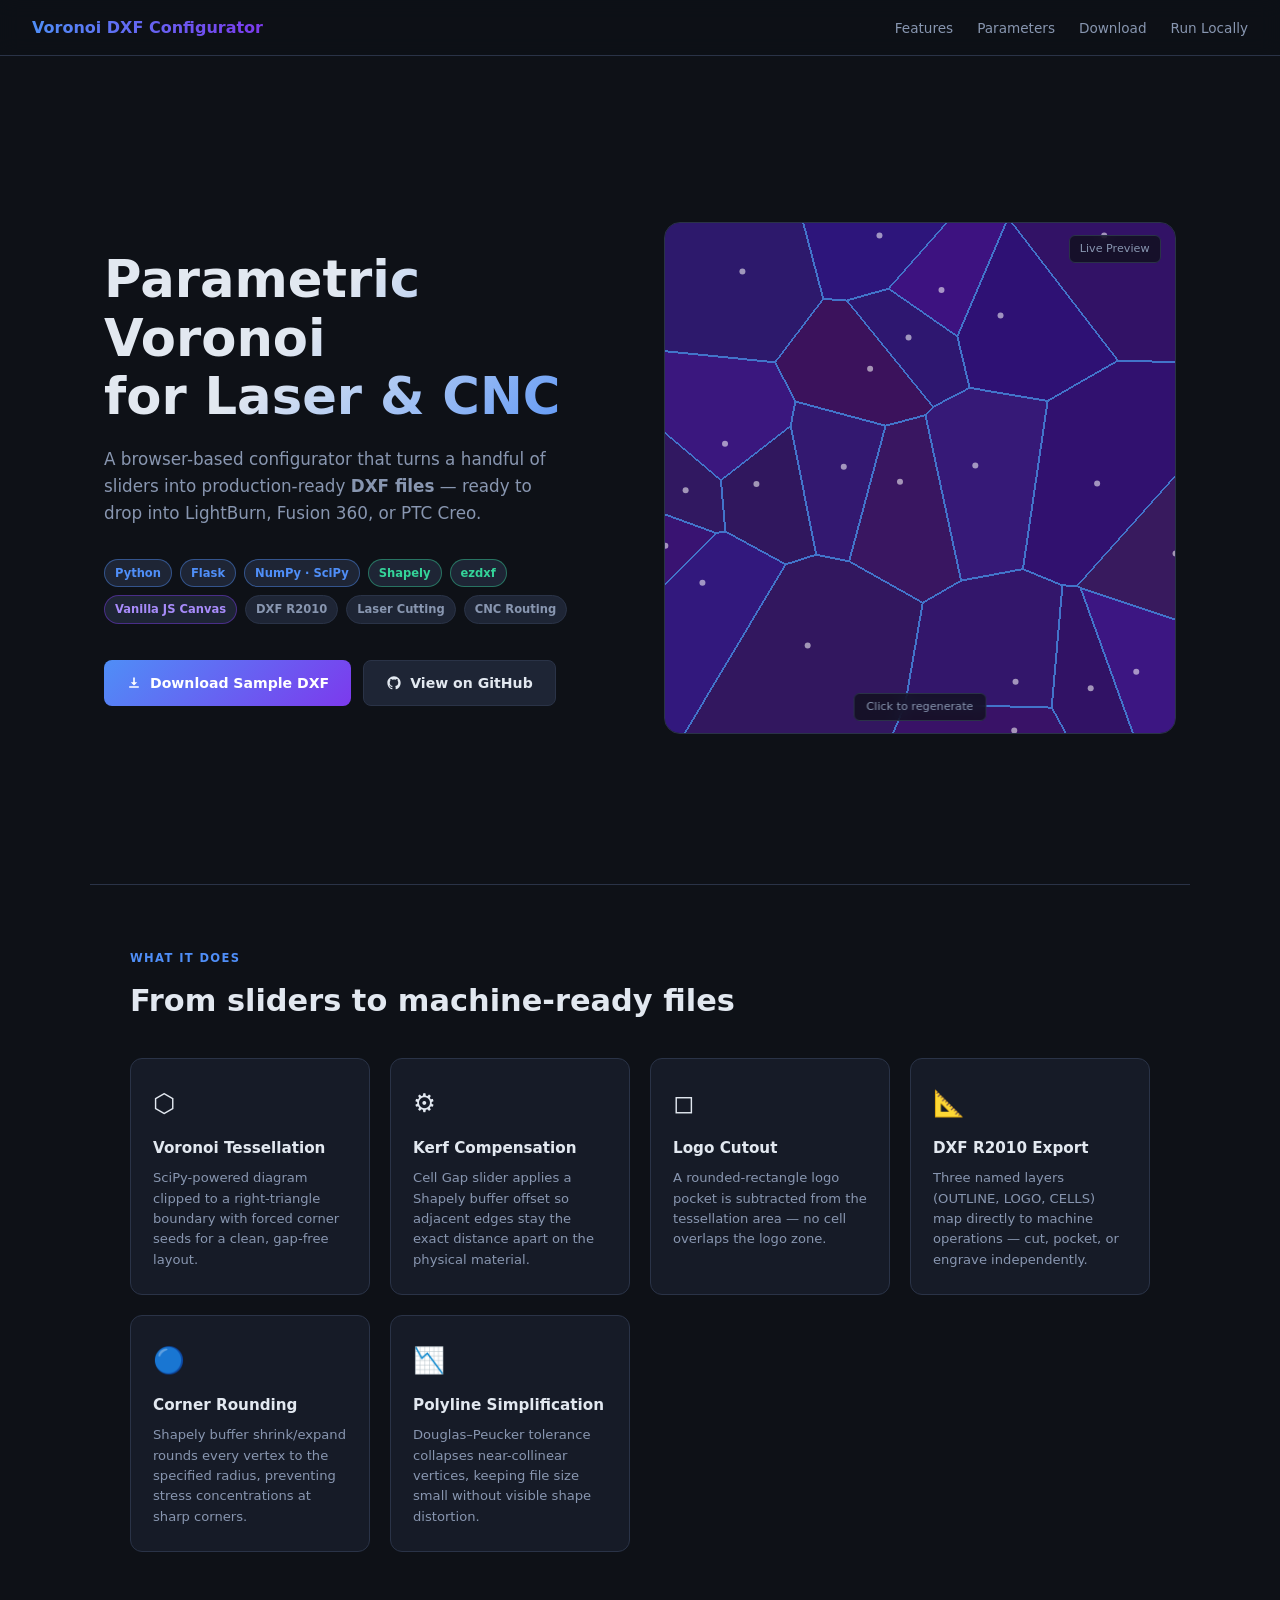
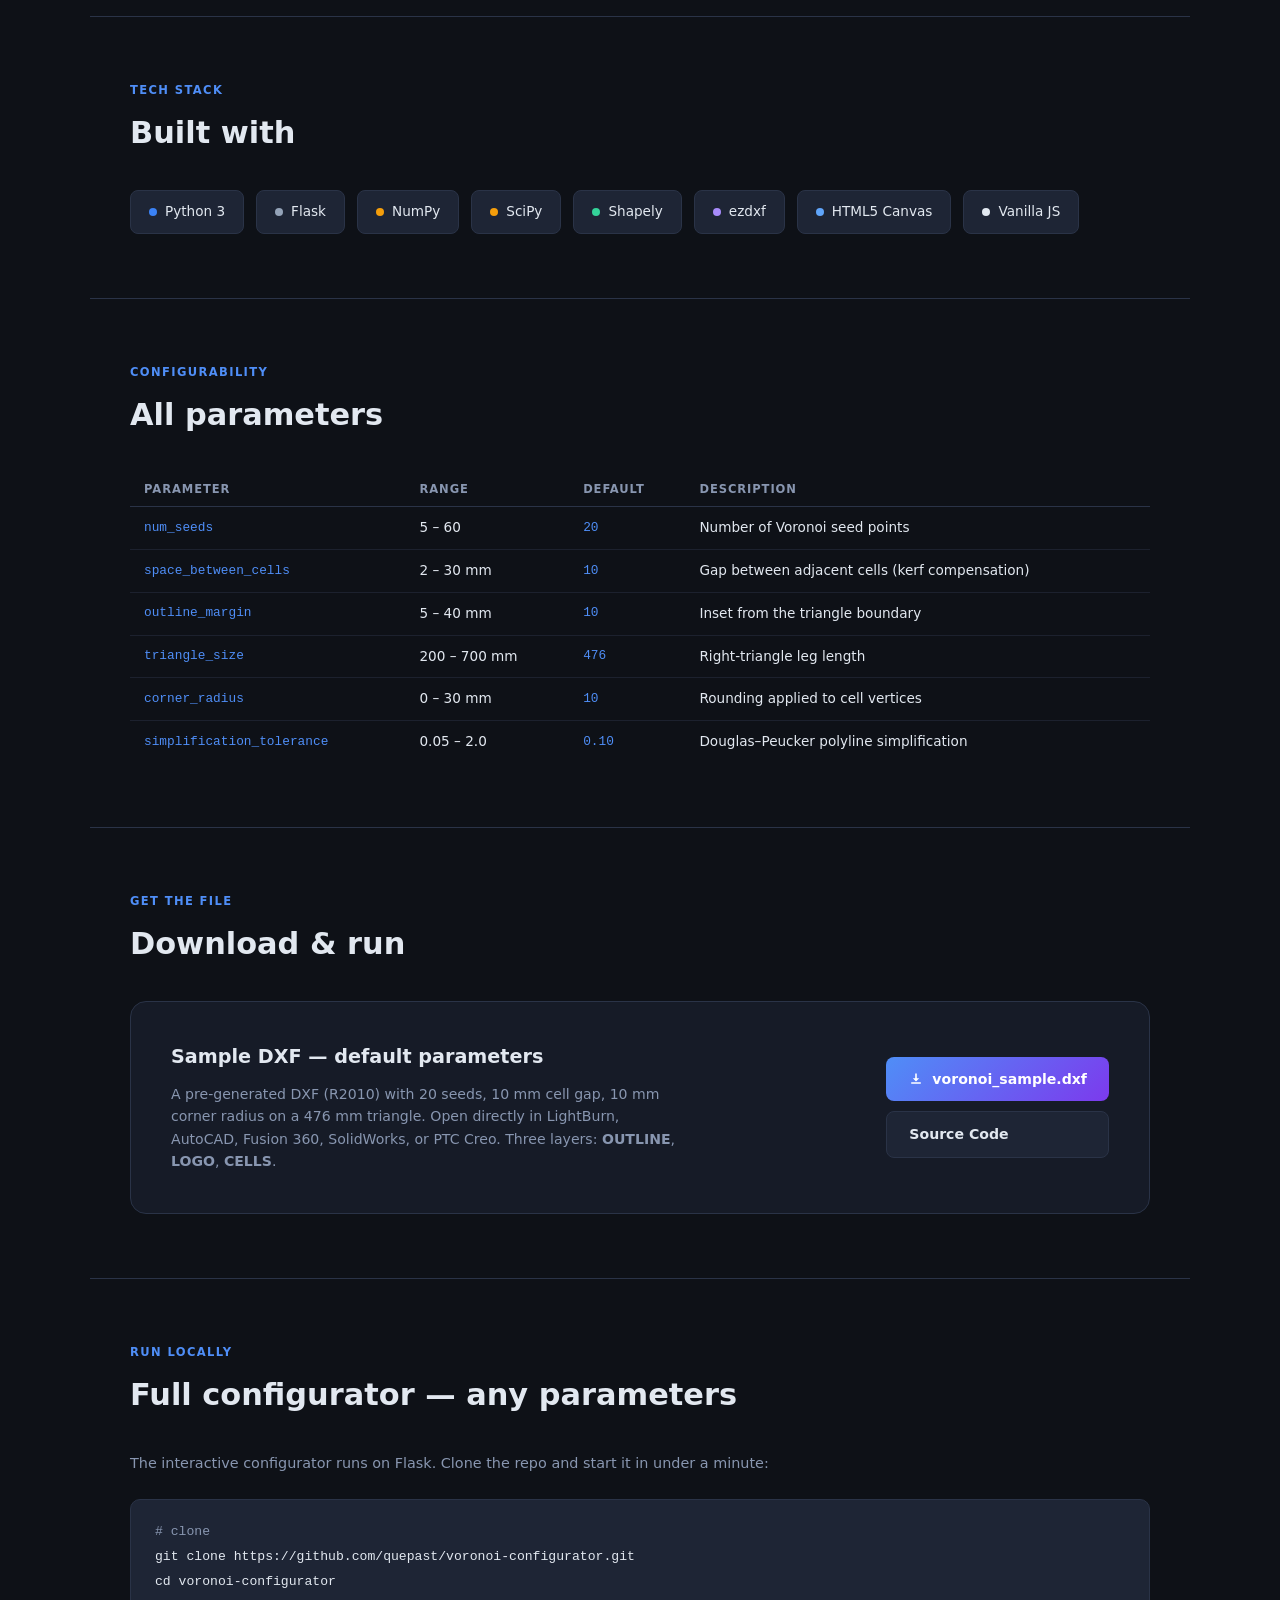
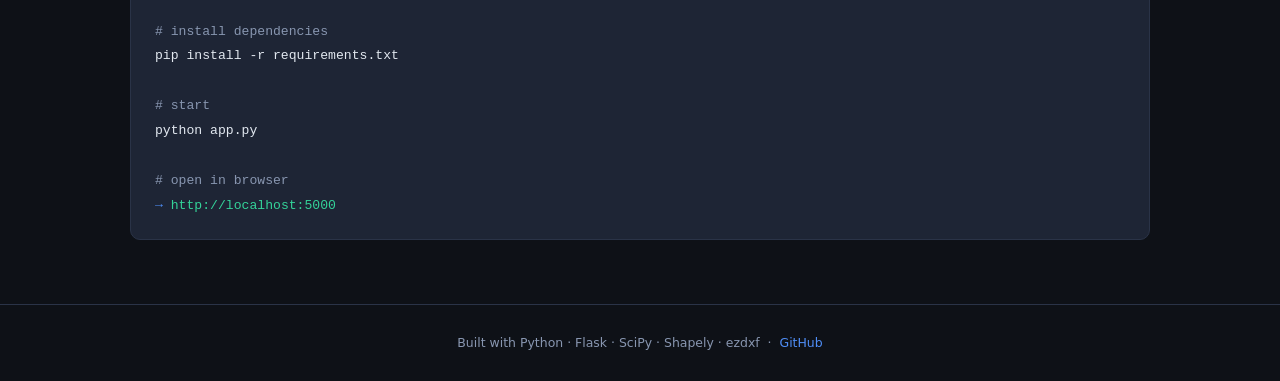
<file: docs/index.html>
<!DOCTYPE html>
<html lang="en">
<head>
  <meta charset="UTF-8" />
  <meta name="viewport" content="width=device-width, initial-scale=1.0" />
  <title>Voronoi DXF Configurator — Portfolio</title>
  <style>
    *, *::before, *::after { box-sizing: border-box; margin: 0; padding: 0; }

    :root {
      --bg:       #0e1117;
      --surface:  #161b27;
      --surface2: #1e2535;
      --border:   #2a3347;
      --accent:   #4f8ef7;
      --accent2:  #7c3aed;
      --text:     #e2e8f0;
      --muted:    #8896b0;
      --green:    #34d399;
      --cell:     #60a5fa;
    }

    html { scroll-behavior: smooth; }

    body {
      font-family: 'Segoe UI', system-ui, sans-serif;
      background: var(--bg);
      color: var(--text);
      line-height: 1.6;
    }

    /* ── Nav ── */
    nav {
      position: sticky;
      top: 0;
      z-index: 100;
      background: rgba(14,17,23,0.85);
      backdrop-filter: blur(10px);
      border-bottom: 1px solid var(--border);
      padding: 0 32px;
      display: flex;
      align-items: center;
      justify-content: space-between;
      height: 56px;
    }

    .nav-brand {
      font-weight: 700;
      font-size: 1rem;
      background: linear-gradient(90deg, var(--accent), var(--accent2));
      -webkit-background-clip: text;
      -webkit-text-fill-color: transparent;
      background-clip: text;
    }

    .nav-links { display: flex; gap: 24px; list-style: none; }
    .nav-links a {
      color: var(--muted);
      text-decoration: none;
      font-size: 0.85rem;
      transition: color 0.15s;
    }
    .nav-links a:hover { color: var(--text); }

    /* ── Hero ── */
    .hero {
      min-height: 92vh;
      display: grid;
      grid-template-columns: 1fr 1fr;
      align-items: center;
      gap: 48px;
      padding: 64px 64px 48px;
      max-width: 1200px;
      margin: 0 auto;
    }

    .hero-text h1 {
      font-size: clamp(2rem, 4vw, 3.2rem);
      font-weight: 800;
      line-height: 1.15;
      margin-bottom: 20px;
      background: linear-gradient(135deg, var(--text) 40%, var(--accent));
      -webkit-background-clip: text;
      -webkit-text-fill-color: transparent;
      background-clip: text;
    }

    .hero-text p {
      color: var(--muted);
      font-size: 1.05rem;
      margin-bottom: 32px;
      max-width: 460px;
    }

    .badge-row {
      display: flex;
      flex-wrap: wrap;
      gap: 8px;
      margin-bottom: 36px;
    }

    .badge {
      font-size: 0.72rem;
      font-weight: 600;
      padding: 4px 10px;
      border-radius: 20px;
      border: 1px solid var(--border);
      color: var(--muted);
      background: var(--surface2);
    }
    .badge.blue  { border-color: rgba(79,142,247,.45); color: var(--accent); }
    .badge.green { border-color: rgba(52,211,153,.45); color: var(--green); }
    .badge.purple{ border-color: rgba(124,58,237,.45); color: #a78bfa; }

    .btn-row { display: flex; gap: 12px; flex-wrap: wrap; }

    .btn {
      display: inline-flex;
      align-items: center;
      gap: 8px;
      padding: 11px 22px;
      border-radius: 8px;
      font-size: 0.88rem;
      font-weight: 600;
      text-decoration: none;
      border: none;
      cursor: pointer;
      transition: opacity .18s, transform .1s;
    }
    .btn:hover { opacity: 0.85; }
    .btn:active { transform: scale(0.97); }
    .btn-primary {
      background: linear-gradient(135deg, var(--accent), var(--accent2));
      color: #fff;
    }
    .btn-secondary {
      background: var(--surface2);
      color: var(--text);
      border: 1px solid var(--border);
    }

    /* ── Live canvas ── */
    .canvas-card {
      background: var(--surface);
      border: 1px solid var(--border);
      border-radius: 16px;
      overflow: hidden;
      position: relative;
      aspect-ratio: 1 / 1;
    }

    #heroCanvas {
      width: 100%;
      height: 100%;
      display: block;
    }

    .canvas-badge {
      position: absolute;
      top: 12px;
      right: 14px;
      background: rgba(14,17,23,.75);
      backdrop-filter: blur(6px);
      border: 1px solid var(--border);
      border-radius: 6px;
      padding: 4px 10px;
      font-size: 0.7rem;
      color: var(--muted);
    }

    .canvas-hint {
      position: absolute;
      bottom: 12px;
      left: 50%;
      transform: translateX(-50%);
      background: rgba(14,17,23,.75);
      backdrop-filter: blur(6px);
      border: 1px solid var(--border);
      border-radius: 6px;
      padding: 4px 12px;
      font-size: 0.7rem;
      color: var(--muted);
      white-space: nowrap;
    }

    /* ── Sections ── */
    section {
      max-width: 1100px;
      margin: 0 auto;
      padding: 64px 40px;
    }

    .section-label {
      font-size: 0.72rem;
      font-weight: 700;
      text-transform: uppercase;
      letter-spacing: .12em;
      color: var(--accent);
      margin-bottom: 10px;
    }

    section h2 {
      font-size: clamp(1.4rem, 2.5vw, 1.9rem);
      font-weight: 700;
      margin-bottom: 32px;
    }

    /* ── Features grid ── */
    .features-grid {
      display: grid;
      grid-template-columns: repeat(auto-fit, minmax(240px, 1fr));
      gap: 20px;
    }

    .feature-card {
      background: var(--surface);
      border: 1px solid var(--border);
      border-radius: 12px;
      padding: 24px 22px;
      transition: border-color .2s;
    }
    .feature-card:hover { border-color: var(--accent); }

    .feature-icon {
      font-size: 1.6rem;
      margin-bottom: 12px;
    }

    .feature-card h3 {
      font-size: 0.95rem;
      font-weight: 600;
      margin-bottom: 8px;
    }

    .feature-card p {
      font-size: 0.82rem;
      color: var(--muted);
      line-height: 1.55;
    }

    /* ── Stack ── */
    .stack-grid {
      display: flex;
      flex-wrap: wrap;
      gap: 12px;
    }

    .stack-pill {
      background: var(--surface2);
      border: 1px solid var(--border);
      border-radius: 8px;
      padding: 10px 18px;
      font-size: 0.85rem;
      font-weight: 500;
      color: var(--text);
      display: flex;
      align-items: center;
      gap: 8px;
    }

    .stack-pill .dot {
      width: 8px;
      height: 8px;
      border-radius: 50%;
    }

    /* ── Params table ── */
    .params-table {
      width: 100%;
      border-collapse: collapse;
      font-size: 0.85rem;
    }
    .params-table th {
      text-align: left;
      color: var(--muted);
      font-size: 0.72rem;
      font-weight: 600;
      text-transform: uppercase;
      letter-spacing: .08em;
      padding: 8px 14px;
      border-bottom: 1px solid var(--border);
    }
    .params-table td {
      padding: 10px 14px;
      border-bottom: 1px solid rgba(42,51,71,.5);
    }
    .params-table tr:last-child td { border-bottom: none; }
    .params-table tr:hover td { background: var(--surface2); }
    .mono {
      font-family: 'Consolas', monospace;
      font-size: 0.8rem;
      color: var(--accent);
    }

    /* ── Download ── */
    .download-card {
      background: var(--surface);
      border: 1px solid var(--border);
      border-radius: 16px;
      padding: 40px;
      display: grid;
      grid-template-columns: 1fr auto;
      gap: 32px;
      align-items: center;
    }

    .download-card h3 {
      font-size: 1.2rem;
      font-weight: 700;
      margin-bottom: 10px;
    }

    .download-card p {
      color: var(--muted);
      font-size: 0.88rem;
      max-width: 520px;
    }

    .download-actions { display: flex; flex-direction: column; gap: 10px; }

    /* ── Install block ── */
    .code-block {
      background: var(--surface2);
      border: 1px solid var(--border);
      border-radius: 10px;
      padding: 20px 24px;
      font-family: 'Consolas', monospace;
      font-size: 0.82rem;
      color: var(--text);
      line-height: 1.9;
    }

    .code-block .c { color: var(--muted); }
    .code-block .k { color: var(--accent); }
    .code-block .s { color: var(--green); }

    /* ── Footer ── */
    footer {
      border-top: 1px solid var(--border);
      padding: 28px 40px;
      text-align: center;
      color: var(--muted);
      font-size: 0.78rem;
    }

    footer a { color: var(--accent); text-decoration: none; }

    /* ── Divider ── */
    .divider {
      height: 1px;
      background: var(--border);
      max-width: 1100px;
      margin: 0 auto;
    }

    /* ── Responsive ── */
    @media (max-width: 820px) {
      .hero {
        grid-template-columns: 1fr;
        padding: 40px 24px 32px;
        min-height: auto;
        gap: 32px;
      }
      section { padding: 48px 24px; }
      .download-card { grid-template-columns: 1fr; }
      nav { padding: 0 20px; }
      .nav-links { display: none; }
    }
  </style>
</head>
<body>

<!-- ── Nav ── -->
<nav>
  <span class="nav-brand">Voronoi DXF Configurator</span>
  <ul class="nav-links">
    <li><a href="#features">Features</a></li>
    <li><a href="#parameters">Parameters</a></li>
    <li><a href="#download">Download</a></li>
    <li><a href="#install">Run Locally</a></li>
  </ul>
</nav>

<!-- ── Hero ── -->
<div class="hero">
  <div class="hero-text">
    <h1>Parametric Voronoi<br/>for Laser &amp; CNC</h1>
    <p>
      A browser-based configurator that turns a handful of sliders into
      production-ready <strong>DXF files</strong> — ready to drop into
      LightBurn, Fusion 360, or PTC Creo.
    </p>

    <div class="badge-row">
      <span class="badge blue">Python</span>
      <span class="badge blue">Flask</span>
      <span class="badge blue">NumPy · SciPy</span>
      <span class="badge green">Shapely</span>
      <span class="badge green">ezdxf</span>
      <span class="badge purple">Vanilla JS Canvas</span>
      <span class="badge">DXF R2010</span>
      <span class="badge">Laser Cutting</span>
      <span class="badge">CNC Routing</span>
    </div>

    <div class="btn-row">
      <a href="voronoi_sample.dxf" download class="btn btn-primary">
        <svg width="16" height="16" viewBox="0 0 20 20" fill="currentColor">
          <path d="M10 13l-4-4h3V3h2v6h3l-4 4zm-6 3h12v-2H4v2z"/>
        </svg>
        Download Sample DXF
      </a>
      <a href="https://github.com/quepast/voronoi-configurator" class="btn btn-secondary">
        <svg width="16" height="16" viewBox="0 0 24 24" fill="currentColor">
          <path d="M12 2C6.477 2 2 6.477 2 12c0 4.418 2.865 8.166 6.839 9.489.5.092.682-.217.682-.482 0-.237-.009-.868-.013-1.703-2.782.605-3.369-1.342-3.369-1.342-.454-1.154-1.11-1.462-1.11-1.462-.908-.62.069-.608.069-.608 1.003.07 1.531 1.03 1.531 1.03.892 1.529 2.341 1.087 2.91.832.092-.647.35-1.088.636-1.338-2.22-.253-4.555-1.11-4.555-4.943 0-1.091.39-1.984 1.029-2.683-.103-.253-.446-1.27.098-2.647 0 0 .84-.269 2.75 1.025A9.578 9.578 0 0112 6.836c.85.004 1.705.114 2.504.336 1.909-1.294 2.747-1.025 2.747-1.025.546 1.377.203 2.394.1 2.647.64.699 1.028 1.592 1.028 2.683 0 3.842-2.339 4.687-4.566 4.934.359.309.678.919.678 1.852 0 1.336-.012 2.415-.012 2.741 0 .267.18.578.688.48C19.138 20.163 22 16.418 22 12c0-5.523-4.477-10-10-10z"/>
        </svg>
        View on GitHub
      </a>
    </div>
  </div>

  <!-- Live preview canvas -->
  <div class="canvas-card">
    <canvas id="heroCanvas"></canvas>
    <span class="canvas-badge">Live Preview</span>
    <span class="canvas-hint">Click to regenerate</span>
  </div>
</div>

<div class="divider"></div>

<!-- ── Features ── -->
<section id="features">
  <p class="section-label">What it does</p>
  <h2>From sliders to machine-ready files</h2>

  <div class="features-grid">
    <div class="feature-card">
      <div class="feature-icon">⬡</div>
      <h3>Voronoi Tessellation</h3>
      <p>SciPy-powered diagram clipped to a right-triangle boundary with forced corner seeds for a clean, gap-free layout.</p>
    </div>
    <div class="feature-card">
      <div class="feature-icon">⚙️</div>
      <h3>Kerf Compensation</h3>
      <p>Cell Gap slider applies a Shapely buffer offset so adjacent edges stay the exact distance apart on the physical material.</p>
    </div>
    <div class="feature-card">
      <div class="feature-icon">◻️</div>
      <h3>Logo Cutout</h3>
      <p>A rounded-rectangle logo pocket is subtracted from the tessellation area — no cell overlaps the logo zone.</p>
    </div>
    <div class="feature-card">
      <div class="feature-icon">📐</div>
      <h3>DXF R2010 Export</h3>
      <p>Three named layers (OUTLINE, LOGO, CELLS) map directly to machine operations — cut, pocket, or engrave independently.</p>
    </div>
    <div class="feature-card">
      <div class="feature-icon">🔵</div>
      <h3>Corner Rounding</h3>
      <p>Shapely buffer shrink/expand rounds every vertex to the specified radius, preventing stress concentrations at sharp corners.</p>
    </div>
    <div class="feature-card">
      <div class="feature-icon">📉</div>
      <h3>Polyline Simplification</h3>
      <p>Douglas–Peucker tolerance collapses near-collinear vertices, keeping file size small without visible shape distortion.</p>
    </div>
  </div>
</section>

<div class="divider"></div>

<!-- ── Stack ── -->
<section>
  <p class="section-label">Tech Stack</p>
  <h2>Built with</h2>
  <div class="stack-grid">
    <div class="stack-pill"><span class="dot" style="background:#3b82f6"></span>Python 3</div>
    <div class="stack-pill"><span class="dot" style="background:#94a3b8"></span>Flask</div>
    <div class="stack-pill"><span class="dot" style="background:#f59e0b"></span>NumPy</div>
    <div class="stack-pill"><span class="dot" style="background:#f59e0b"></span>SciPy</div>
    <div class="stack-pill"><span class="dot" style="background:#34d399"></span>Shapely</div>
    <div class="stack-pill"><span class="dot" style="background:#a78bfa"></span>ezdxf</div>
    <div class="stack-pill"><span class="dot" style="background:#60a5fa"></span>HTML5 Canvas</div>
    <div class="stack-pill"><span class="dot" style="background:#e2e8f0"></span>Vanilla JS</div>
  </div>
</section>

<div class="divider"></div>

<!-- ── Parameters ── -->
<section id="parameters">
  <p class="section-label">Configurability</p>
  <h2>All parameters</h2>
  <table class="params-table">
    <thead>
      <tr>
        <th>Parameter</th>
        <th>Range</th>
        <th>Default</th>
        <th>Description</th>
      </tr>
    </thead>
    <tbody>
      <tr>
        <td class="mono">num_seeds</td>
        <td>5 – 60</td>
        <td class="mono">20</td>
        <td>Number of Voronoi seed points</td>
      </tr>
      <tr>
        <td class="mono">space_between_cells</td>
        <td>2 – 30 mm</td>
        <td class="mono">10</td>
        <td>Gap between adjacent cells (kerf compensation)</td>
      </tr>
      <tr>
        <td class="mono">outline_margin</td>
        <td>5 – 40 mm</td>
        <td class="mono">10</td>
        <td>Inset from the triangle boundary</td>
      </tr>
      <tr>
        <td class="mono">triangle_size</td>
        <td>200 – 700 mm</td>
        <td class="mono">476</td>
        <td>Right-triangle leg length</td>
      </tr>
      <tr>
        <td class="mono">corner_radius</td>
        <td>0 – 30 mm</td>
        <td class="mono">10</td>
        <td>Rounding applied to cell vertices</td>
      </tr>
      <tr>
        <td class="mono">simplification_tolerance</td>
        <td>0.05 – 2.0</td>
        <td class="mono">0.10</td>
        <td>Douglas–Peucker polyline simplification</td>
      </tr>
    </tbody>
  </table>
</section>

<div class="divider"></div>

<!-- ── Download ── -->
<section id="download">
  <p class="section-label">Get the file</p>
  <h2>Download &amp; run</h2>

  <div class="download-card">
    <div>
      <h3>Sample DXF — default parameters</h3>
      <p>
        A pre-generated DXF (R2010) with 20 seeds, 10 mm cell gap, 10 mm corner radius on a 476 mm triangle.
        Open directly in LightBurn, AutoCAD, Fusion 360, SolidWorks, or PTC Creo.
        Three layers: <strong>OUTLINE</strong>, <strong>LOGO</strong>, <strong>CELLS</strong>.
      </p>
    </div>
    <div class="download-actions">
      <a href="voronoi_sample.dxf" download class="btn btn-primary">
        <svg width="16" height="16" viewBox="0 0 20 20" fill="currentColor">
          <path d="M10 13l-4-4h3V3h2v6h3l-4 4zm-6 3h12v-2H4v2z"/>
        </svg>
        voronoi_sample.dxf
      </a>
      <a href="https://github.com/quepast/voronoi-configurator" class="btn btn-secondary">
        Source Code
      </a>
    </div>
  </div>
</section>

<div class="divider"></div>

<!-- ── Install ── -->
<section id="install">
  <p class="section-label">Run Locally</p>
  <h2>Full configurator — any parameters</h2>
  <p style="color:var(--muted);margin-bottom:24px;font-size:.9rem;">
    The interactive configurator runs on Flask. Clone the repo and start it in under a minute:
  </p>
  <div class="code-block">
    <span class="c"># clone</span><br/>
    git clone https://github.com/quepast/voronoi-configurator.git<br/>
    cd voronoi-configurator<br/><br/>
    <span class="c"># install dependencies</span><br/>
    pip install -r requirements.txt<br/><br/>
    <span class="c"># start</span><br/>
    python app.py<br/><br/>
    <span class="c"># open in browser</span><br/>
    <span class="k">→</span> <span class="s">http://localhost:5000</span>
  </div>
</section>

<footer>
  Built with Python · Flask · SciPy · Shapely · ezdxf &nbsp;·&nbsp;
  <a href="https://github.com/quepast/voronoi-configurator">GitHub</a>
</footer>

<!-- ── Live Voronoi Canvas (pure JS, no dependencies) ── -->
<script>
(function () {
  const canvas = document.getElementById('heroCanvas');
  const ctx = canvas.getContext('2d');

  const COLORS = {
    bg:      '#161b27',
    outline: '#94a3b8',
    logo:    '#34d399',
    cell:    '#60a5fa',
    border:  '#2a3347',
  };

  function resize() {
    const rect = canvas.parentElement.getBoundingClientRect();
    canvas.width  = rect.width  * devicePixelRatio;
    canvas.height = rect.height * devicePixelRatio;
    canvas.style.width  = rect.width  + 'px';
    canvas.style.height = rect.height + 'px';
    draw();
  }

  /* ── Simple Fortune-free Voronoi via random seeds + nearest-point ──
     We draw it by painting each pixel to its nearest seed (scanline).
     For a portfolio preview this is plenty fast at canvas resolution.   */

  let seeds = [];

  function makeDiagram() {
    const W = canvas.width, H = canvas.height;
    const N = 22;
    seeds = [];
    for (let i = 0; i < N; i++) {
      seeds.push({ x: Math.random() * W, y: Math.random() * H,
        r: Math.round(Math.random() * 60 + 160),
        g: Math.round(Math.random() * 40 + 80),
        b: Math.round(Math.random() * 80 + 160) });
    }
  }

  function draw() {
    const W = canvas.width, H = canvas.height;
    if (!seeds.length) makeDiagram();

    ctx.fillStyle = COLORS.bg;
    ctx.fillRect(0, 0, W, H);

    /* -- Voronoi fill via ImageData -- */
    const img = ctx.createImageData(W, H);
    const d   = img.data;
    for (let y = 0; y < H; y++) {
      for (let x = 0; x < W; x++) {
        let best = Infinity, bi = 0;
        for (let i = 0; i < seeds.length; i++) {
          const dx = x - seeds[i].x, dy = y - seeds[i].y;
          const dist = dx*dx + dy*dy;
          if (dist < best) { best = dist; bi = i; }
        }
        const idx = (y * W + x) * 4;
        d[idx]   = seeds[bi].r * 0.28 | 0;
        d[idx+1] = seeds[bi].g * 0.22 | 0;
        d[idx+2] = seeds[bi].b * 0.55 | 0;
        d[idx+3] = 255;
      }
    }
    ctx.putImageData(img, 0, 0);

    /* -- Cell boundary lines -- */
    const gap = 3 * devicePixelRatio;
    for (let y = 0; y < H; y++) {
      for (let x = 0; x < W; x++) {
        const idx = (y * W + x) * 4;
        // check neighbours for region change
        let isEdge = false;
        const offsets = [[1,0],[-1,0],[0,1],[0,-1]];
        const cell = nearestSeed(x, y);
        for (const [ox, oy] of offsets) {
          const nx = x+ox, ny = y+oy;
          if (nx >= 0 && nx < W && ny >= 0 && ny < H) {
            if (nearestSeed(nx, ny) !== cell) { isEdge = true; break; }
          }
        }
        if (isEdge) {
          d[idx]   = 79;
          d[idx+1] = 142;
          d[idx+2] = 247;
          d[idx+3] = 200;
        }
      }
    }
    ctx.putImageData(img, 0, 0);

    /* -- Seed dots -- */
    for (const s of seeds) {
      ctx.beginPath();
      ctx.arc(s.x, s.y, 3 * devicePixelRatio, 0, Math.PI * 2);
      ctx.fillStyle = 'rgba(255,255,255,0.55)';
      ctx.fill();
    }
  }

  function nearestSeed(x, y) {
    let best = Infinity, bi = 0;
    for (let i = 0; i < seeds.length; i++) {
      const dx = x - seeds[i].x, dy = y - seeds[i].y;
      const dist = dx*dx + dy*dy;
      if (dist < best) { best = dist; bi = i; }
    }
    return bi;
  }

  canvas.addEventListener('click', () => { seeds = []; makeDiagram(); draw(); });
  window.addEventListener('resize', resize);
  resize();
})();
</script>

</body>
</html>
</file>
